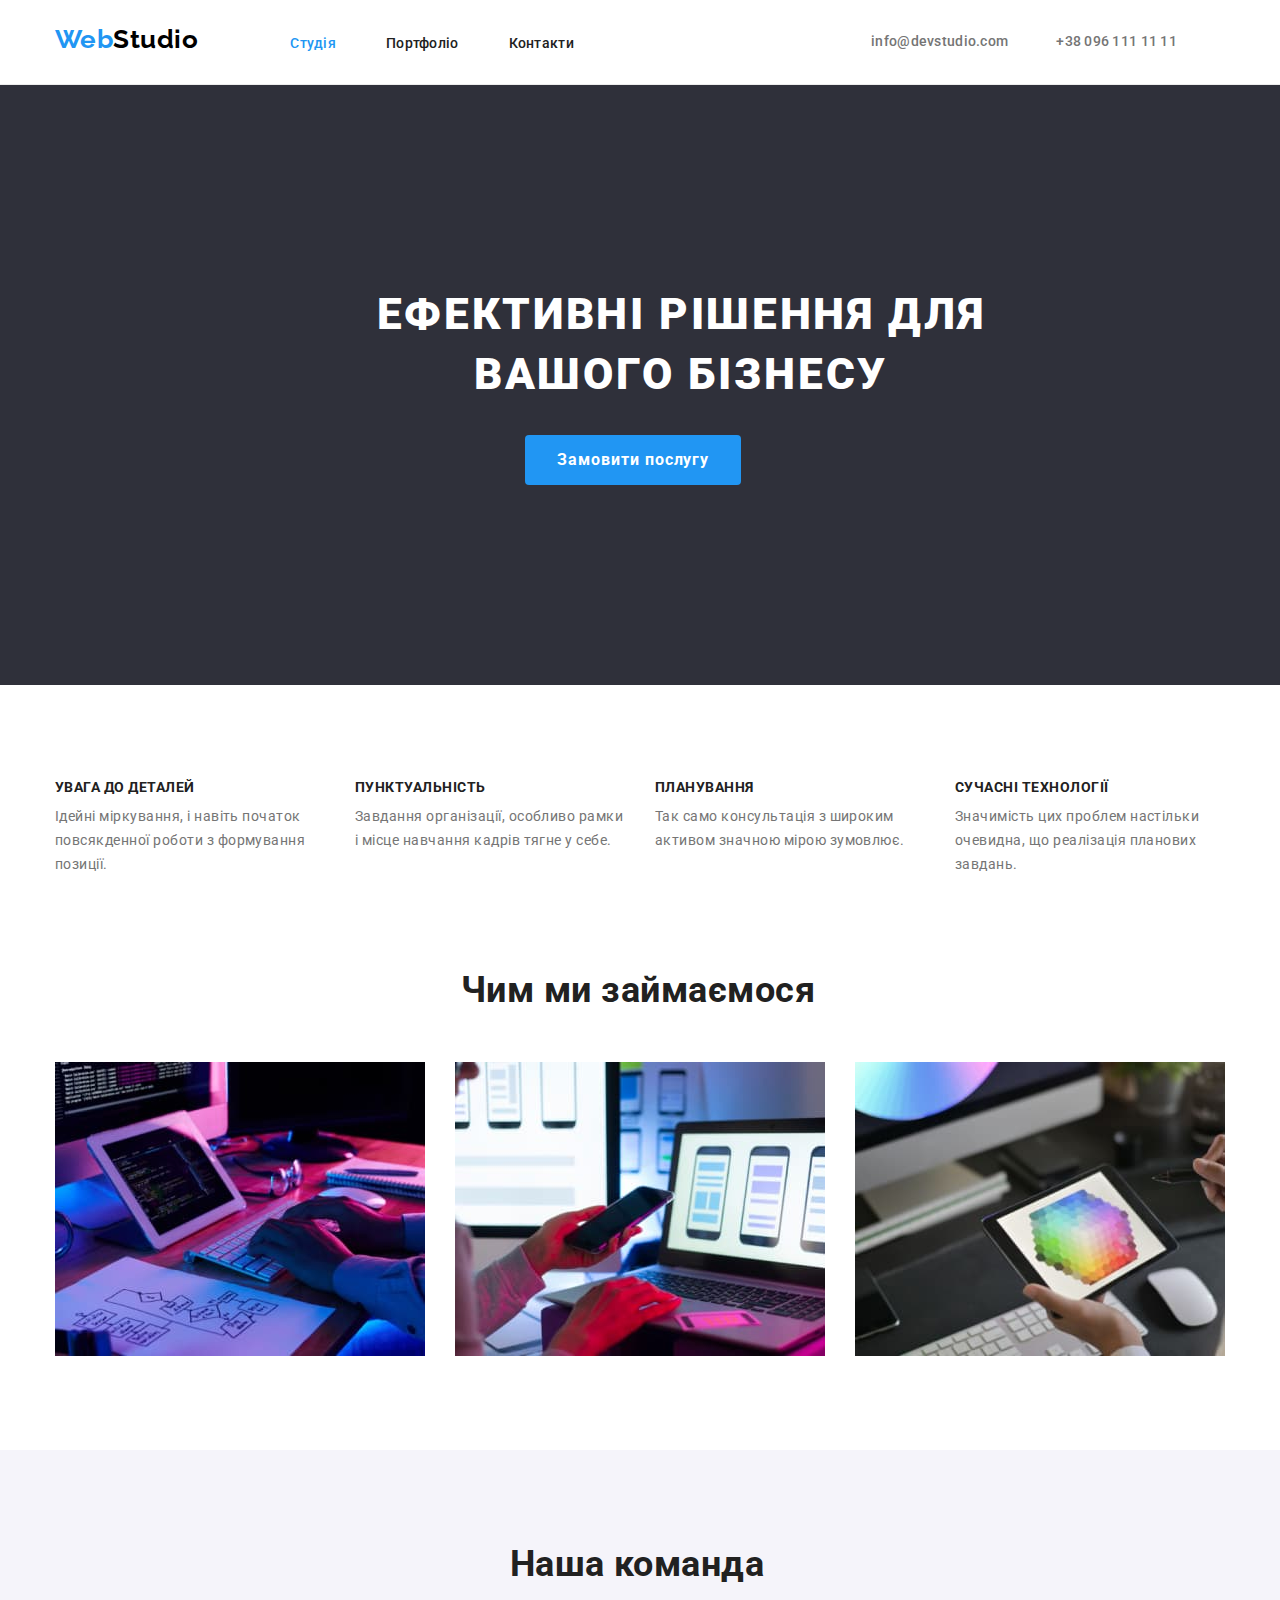
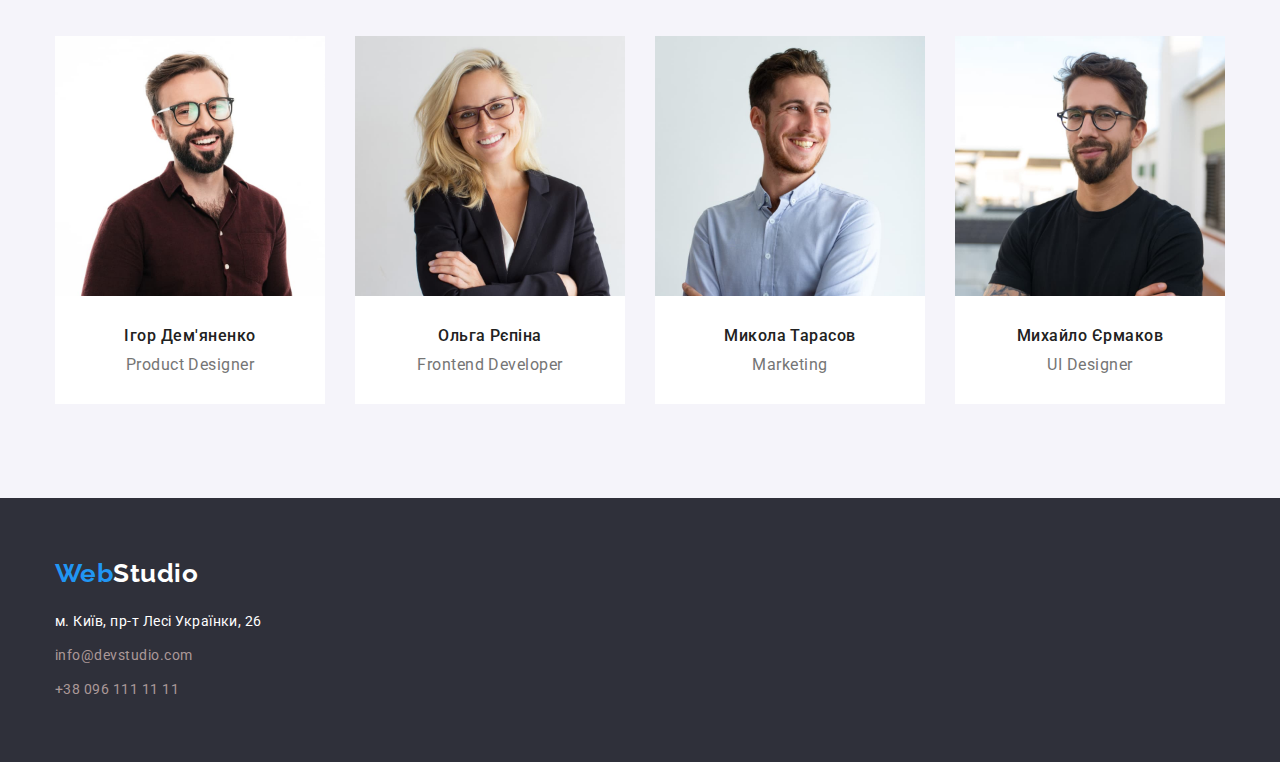
<file: index.html>
<!DOCTYPE html>
<html lang="uk">

<head>
    <meta charset="UTF-8">
    <meta http-equiv="X-UA-Compatible" content="IE=edge">
    <meta name="viewport" content="width=device-width, initial-scale=1.0">
    <title>WebStudio</title>
    <link rel="preconnect" href="https://fonts.googleapis.com">
    <link rel="preconnect" href="https://fonts.gstatic.com" crossorigin>
    <link
        href="https://fonts.googleapis.com/css2?family=Raleway:wght@700&family=Roboto:wght@400;500;700;900&display=swap"
        rel="stylesheet">
    <link href="https://cdnjs.cloudflare.com/ajax/libs/modern-normalize/1.1.0/modern-normalize.min.css"
        rel="stylesheet">
    <link rel="stylesheet" href="./css/styles.css">
</head>

<body>
    <header class="page-header">
        <div class="container page-header-container">
            <nav class="page-navigation">
                <a href="./index.html" class="link logo-link"><span class="logo-dark"><span
                            class="accent-logo">Web</span>Studio</span></a>

                <ul class="main-list-navigation">
                    <li class="list-navigation link list"><a href="./index.html"
                            class="link-navigation current">Студія</a></li>
                    <li class="list-navigation link list"><a href="./portfolio.html"
                            class="link-navigation">Портфоліо</a></li>
                    <li class="list-navigation link list"><a href="#" class="link-navigation">Контакти</a></li>
                </ul>
            </nav>

            <ul class="main-list-connection">
                <li class="list-connection link list"><a href="mailto:info@devstudio.com"
                        class="link-connection mail">info@devstudio.com</a></li>
                <li class="list-connection link list"><a href="tel:+380961111111" class="link-connection">+38 096 111 11
                        11</a></li>
            </ul>
        </div>
    </header>

    <main>
        <section class="section-order">
            <div class="container">
                <h1 class="main-title">Ефективні рішення для вашого бізнесу</h1>
                <button type="button" class="button-order page-buttons">Замовити послугу</button>
            </div>
        </section>

        <section class="section-benefits section">
            <div class="container">
                <h2 class="visually-hidden">Наші особливості</h2>
                <ul class="list-benefits">
                    <li class="list item-benefits">
                        <h3 class="titles benefits">Увага до деталей</h3>
                        <p class="description">Ідейні міркування, і навіть початок повсякденної роботи з формування позиції.</p>
                    </li class="list">
                    <li class="list item-benefits">
                        <h3 class="titles benefits">Пунктуальність</h3>
                        <p class="description">Завдання організації, особливо рамки і місце навчання кадрів тягне у себе.</p>
                    </li>
                    <li class="list item-benefits">
                        <h3 class="titles benefits">Планування</h3>
                        <p class="description">Так само консультація з широким активом значною мірою зумовлює.</p>
                    </li>
                    <li class="list item-benefits">
                        <h3 class="titles benefits">Сучасні технології</h3>
                        <p class="description">Значимість цих проблем настільки очевидна, що реалізація планових завдань.</p>
                    </li>
                </ul>
            </div>
        </section>

        <section class="section-activity section">
            <div class="container">
                <h2 class="titles activity">Чим ми займаємося</h2>
                <ul class="types-activity">
                    <li class="list cards-activity"><img src="images/pic.jpg" alt="Набір тексту на клавіатурі"
                            width="370" height="294" />
                    </li>
                    <li class="list cards-activity"><img src="images/pic2.jpg"
                            alt="Зображення мобільного телефона на екрані ноутбука" width="370" height="294" /></li>
                    <li class="list cards-activity"><img src="images/pic3.jpg"
                            alt="Зображення спектру кольорів на екрані планшета" width="370" height="294" /></li>
                </ul>
            </div>
        </section>

        <section class="section-team section">
            <div class="container">
                <h2 class="titles team">Наша команда</h2>
                <ul class="team-cards">
                    <li class="list cards"><img src="images/product-designer.jpg" alt="Фото Ігора Дем'яненко"
                            width="270" height="260" />
                        <div class="team-cards-secondary">
                            <h3 class="titles team-member">Ігор Дем'яненко</h3>
                            <p class="team-profession">Product Designer</p>
                        </div>
                    </li>
                    <li class="list cards"><img src="images/frontend-developer.jpg" alt="Фото Ольги Рєпіної" width="270"
                            height="260" />
                        <div class="team-cards-secondary">
                            <h3 class="titles team-member">Ольга Рєпіна</h3>
                            <p class="team-profession">Frontend Developer</p>
                        </div>
                    </li>
                    <li class="list cards"><img src="images/marketing.jpg" alt="Фото Миколи Тарасова" width="270"
                            height="260" />
                        <div class="team-cards-secondary">
                            <h3 class="titles team-member">Микола Тарасов</h3>
                            <p class="team-profession">Marketing</p>
                        </div>
                    </li>
                    <li class="list cards"><img src="images/ui-designer.jpg" alt="Фото Михайла Єрмакова" width="270"
                            height="260" />
                        <div class="team-cards-secondary">
                            <h3 class="titles team-member">Михайло Єрмаков</h3>
                            <p class="team-profession">UI Designer</p>
                        </div>
                    </li>
                </ul>
            </div>
        </section>
    </main>

    <footer class="page-footer">
        <div class="container">
            <a href="./index.html" class="link logo-link-bottom"><span class="logo-light"><span
                        class="accent-logo">Web</span>Studio</span></a>
            <address>
                <ul class="page-footer-connection">
                    <li class="footer-list-connection link list"><a href="https://goo.gl/maps/CRtrU1FHBa2aNyZL9"
                            target="_blank" rel="noopener noreferrer nofollow" class="link-connection-footer">м. Київ,
                            пр-т Лесі Українки, 26</a></li>
                    <li class="footer-list-connection link list"><a href="mailto:info@devstudio.com"
                            class="link-connection-footer footer-contacts">info@devstudio.com</a></li>
                    <li class="footer-list-connection link list"><a href="tel:+380961111111"
                            class="link-connection-footer footer-contacts">+38 096 111 11 11</a>
                    </li>
                </ul>
            </address>
        </div>
    </footer>
</body>

</html>
</file>
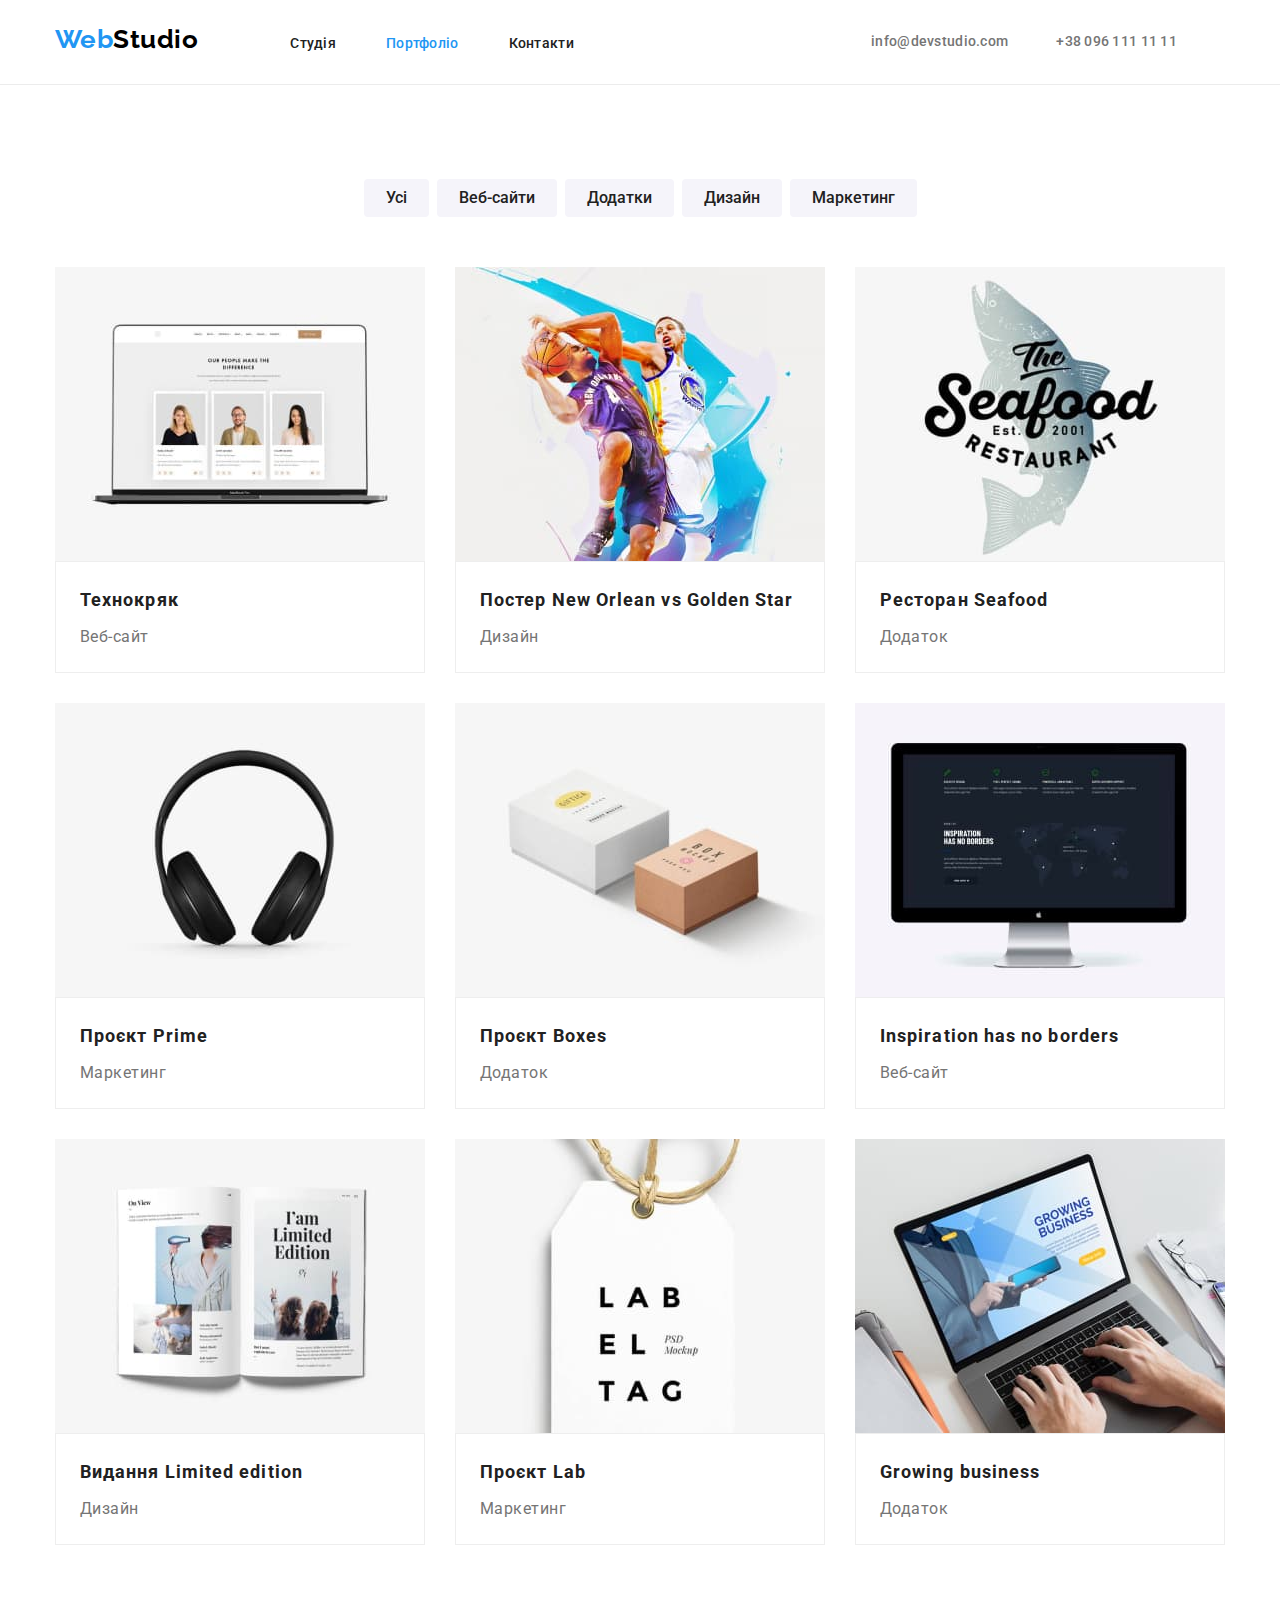
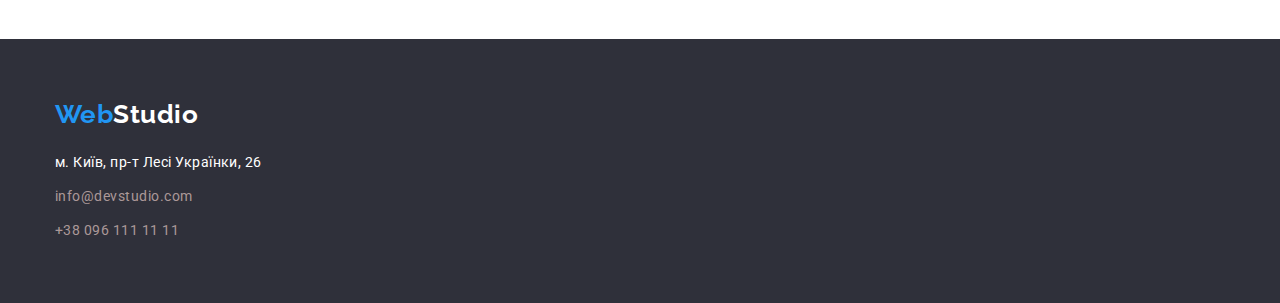
<file: portfolio.html>
<!DOCTYPE html>
<html lang="uk">

<head>
    <meta charset="UTF-8">
    <meta http-equiv="X-UA-Compatible" content="IE=edge">
    <meta name="viewport" content="width=device-width, initial-scale=1.0">
    <title>Portfolio</title>
    <link rel="preconnect" href="https://fonts.googleapis.com">
    <link rel="preconnect" href="https://fonts.gstatic.com" crossorigin>
    <link
        href="https://fonts.googleapis.com/css2?family=Raleway:wght@700&family=Roboto:wght@400;500;700;900&display=swap"
        rel="stylesheet">
    <link href="https://cdnjs.cloudflare.com/ajax/libs/modern-normalize/1.1.0/modern-normalize.min.css"
        rel="stylesheet">
    <link rel="stylesheet" href="./css/styles.css">
</head>

<body>
    <header class="page-header">
        <div class="container page-header-container">
            <nav class="page-navigation">
                <a href="./index.html" class="link logo-link"><span class="logo-dark"><span
                            class="accent-logo">Web</span>Studio</span></a>

                <ul class="main-list-navigation">
                    <li class="list-navigation list link"><a href="./index.html" class="link-navigation">Студія</a></li>
                    <li class="list-navigation list link"><a href="./portfolio.html"
                            class="link-navigation current">Портфоліо</a></li>
                    <li class="list-navigation list link"><a href="#" class="link-navigation">Контакти</a></li>
                </ul>
            </nav>

            <ul class="main-list-connection">
                <li class="list-connection list link"><a href="mailto:info@devstudio.com"
                        class="link-connection mail">info@devstudio.com</a></li>
                <li class="list-connection list link"><a href="tel:+380961111111" class="link-connection">+38 096 111 11
                        11</a></li>
            </ul>
        </div>
    </header>

    <main>
        <section class="section-examples section">
            <div class="container">
            <h1 class="visually-hidden">Зразки-робіт</h1>
            <ul class="titles list buttons-set">
                <li><button type="button" class="page-buttons link example-button">Усі</button></li>
                <li><button type="button" class="page-buttons link example-button">Веб-сайти</button></li>
                <li><button type="button" class="page-buttons link example-button">Додатки</button></li>
                <li><button type="button" class="page-buttons link example-button">Дизайн</button></li>
                <li><button type="button" class="page-buttons link example-button">Маркетинг</button>
                </li>
            </ul>

            <ul class="examples-set">
                <li class="example list">
                    <img src="./images/web-site.jpg" alt="Сторінка веб-сайту" width="370" height="294">
                    <div class="example-card">
                        <h2 class="titles name-project">Технокряк</h2>
                        <p class="projects">Веб-сайт</p>
                    </div>
                </li>
                <li class="example list">
                    <img src="./images/poster.jpg" alt="Баскетболісти" width="370" height="294">
                    <div class="example-card">
                        <h2 class="titles name-project">Постер New Orlean vs Golden Star</h2>
                        <p class="projects">Дизайн</p>
                    </div>
                </li>
                <li class="example list">
                    <img src="./images/restaurant.jpg" alt="Логотип ресторану" width="370" height="294">
                    <div class="example-card">
                        <h2 class="titles name-project">Ресторан Seafood</h2>
                        <p class="projects">Додаток</p>
                    </div>
                </li>
                <li class="example list">
                    <img src="./images/headphones.jpg" alt="Навушники" width="370" height="294">
                    <div class="example-card">
                        <h2 class="titles name-project">Проєкт Prime</h2>
                        <p class="projects">Маркетинг</p>
                    </div>
                </li>
                <li class="example list">
                    <img src="./images/boxes.jpg" alt="Коробки" width="370" height="294">
                    <div class="example-card">
                        <h2 class="titles name-project">Проєкт Boxes</h2>
                        <p class="projects">Додаток</p>
                    </div>
                </li>
                <li class="example list">
                    <img src="./images/web-site-dark.jpg" alt="Сторінка веб-сайту" width="370" height="294">
                    <div class="example-card">
                        <h2 class="titles name-project">Inspiration has no borders</h2>
                        <p class="projects">Веб-сайт</p>
                    </div>
                </li>
                <li class="example list">
                    <img src="./images/magazine.jpg" alt="Сторінки журналу" width="370" height="294">
                    <div class="example-card">
                        <h2 class="titles name-project">Видання Limited edition</h2>
                        <p class="projects">Дизайн</p>
                    </div>
                </li>
                <li class="example list">
                    <img src="./images/label.jpg" alt="Лейбл" width="370" height="294">
                    <div class="example-card">
                        <h2 class="titles name-project">Проєкт Lab</h2>
                        <p class="projects">Маркетинг</p>
                    </div>
                </li>
                <li class="example list">
                    <img src="./images/notebook.jpg" alt="Чоловік з планшетом на екрані ноутбука" width="370"
                        height="294">
                    <div class="example-card">
                        <h2 class="titles name-project">Growing business</h2>
                        <p class="projects">Додаток</p>
                    </div>
                </li>
            </ul>
        </div>
        </section>
    </main>

    <footer class="portfolio-footer">
        <div class="container">
            <a href="./index.html" class="link logo-link-bottom"><span class="logo-light"><span
                        class="accent-logo">Web</span>Studio</span></a>
            <address>
                <ul class="page-footer-connection">
                    <li class="footer-list-connection link list"><a href="https://goo.gl/maps/CRtrU1FHBa2aNyZL9"
                            target="_blank" rel="noopener noreferrer nofollow" class="link-connection-footer">м. Київ,
                            пр-т Лесі Українки, 26</a></li>
                    <li class="footer-list-connection link list"><a href="mailto:info@devstudio.com"
                            class="link-connection-footer footer-contacts">info@devstudio.com</a></li>
                    <li class="footer-list-connection link list"><a href="tel:+380961111111"
                            class="link-connection-footer footer-contacts">+38 096 111 11 11</a>
                    </li>
                </ul>
            </address>
        </div>
    </footer>
</body>

</html>
</file>
<file: css/styles.css>
:root {
    --main-background-color: #FFFFFF;
    --secondary-background-color: #2F303A;
    --team-background-color: #F5F4FA;
    --btn-order-background-color: #2196F3;
    --btn-order-active-background-color: #188CE8;
    --main-logo-color: #000000;
    --primary-text-color: #757575;
    --title-text-color: #212121;
    --accent-text-color: #FFFFFF;
    --active-color: #2196F3;
    --border-header-color: #ECECEC;
    --portfolio-cards-color: #EEEEEE;
    --box-shadow-color: #604545;
    --footer-contacts-color: #AB9898;
    --primary-font: 'Roboto', sans-serif;
    --secondary-font: 'Raleway', sans-serif;
    --button-font: inherit
}

h1,
h2,
h3,
h4,
p {
    margin-top: 0;
    margin-bottom: 0;
}

ul {
    margin-top: 0;
    margin-bottom: 0;
    padding-left: 0;
}

.link {
    text-decoration: none;
}

.list {
    list-style: none;
}

.page-buttons {
    cursor: pointer;
}

img {
    display: block;
    max-width: 100%;
    height: auto;
}

body {
    background-color: var(--main-background-color);
    color: var(--primary-text-color);
    font-family: var(--primary-font);
    letter-spacing: 0.03em;
}

.container {
    width: 1200px;
    padding-left: 15px;
    padding-right: 15px;
    margin-left: auto;
    margin-right: auto;
    /* outline: 2px solid tomato;     */
}

.section {
    padding-top: 94px;    
}

.page-header {
    border-bottom: 1px solid var(--border-header-color);
}

.page-header-container {
    display: flex;
    align-items: center;
    justify-content: space-between;
}

.page-navigation {
    display: flex;
    align-items: baseline;
}

.logo-dark {
    color: var(--main-logo-color);
    font-family: var(--secondary-font);
    font-size: 26px;
    font-weight: 700;
    line-height: 1.19;
    text-align: left;    
}

.accent-logo {
    color: var(--active-color)
}

.logo-link{
    margin-right: 92px;
    padding-top: 24px;
    padding-bottom: 24px;
}

.main-list-navigation {
    display: flex;
}

.link-navigation {
    display: inline-block;
    padding-top: 32px;
    padding-bottom: 32px;
    color: var(--title-text-color);
    font-size: 14px;
    font-weight: 500;
    line-height: 1.14;
    letter-spacing: 0.02em;
    text-align: left;
    text-decoration: none;    
}

.main-list-connection {
    display: flex;
}

.link-connection {
    display: inline-block;
    color: var(--primary-text-color);
    font-size: 14px;
    font-weight: 500;
    line-height: 1.14;
    letter-spacing: 0.02em;
    text-align: left;
    text-decoration: none;
    padding-top: 32px;
    padding-bottom: 32px;    
}

.list-navigation:not(:last-child) {
    margin-right: 50px;
}

.list-navigation :hover,
.list-connection :hover {
    color: var(--active-color);
}

.list-navigation :focus,
.list-connection :focus {
    color: var(--active-color)
}

.list-connection{
    margin-right: 48px;
}

.current {
    color: var(--active-color)
}

.main-title {
    color: var(--accent-text-color);
    font-size: 44px;
    font-weight: 900;
    line-height: 1.36;
    letter-spacing: 0.06em;
    text-align: center;
    text-transform: uppercase;
    margin-bottom: 30px;
    width: 696px;
    margin-right: 278px;
    margin-left: 278px;
}

.button-order {
    display: inline-block;
    background-color: var(--btn-order-background-color);
    color: var(--accent-text-color);
    font-family: inherit;
    font-size: 16px;
    font-weight: 700;
    line-height: 1.88;
    letter-spacing: 0.06em;
    text-align: center;
    padding: 10px 32px;
    margin-right: 470px;
    margin-left: 470px;
    border: none;
    border-radius: 4px;
    min-width: 216px;
}

.button-order:hover,
.button-order:focus {
    background-color: var(--btn-order-active-background-color)
}

.section-order,
.page-footer,
.portfolio-footer {
    background-color: var(--secondary-background-color)
}

.section-order {
    display: block;
    padding-top: 200px;
    padding-bottom: 200px;
}


.visually-hidden {
    position: absolute;
    white-space: nowrap;
    width: 1px;
    height: 1px;
    overflow: hidden;
    border: 0;
    padding: 0;
    clip: rect(0000);
    clip-path: inset(50%);
    margin: -1px;
}

.titles {
    color: var(--title-text-color);
}

.list-benefits {
    display: flex;
    gap: 30px;
}

.item-benefits {    
    flex-basis: calc((100% - 3 * 30px) / 4);
}

.benefits {
    font-size: 14px;
    font-weight: 700;
    line-height: 1.17;
    text-align: left;
    text-transform: uppercase;
    margin-bottom: 10px;
}

.description{
    font-size: 14px;
    font-weight: 400;
    line-height: 1.7;
    text-align: left;
}

.section-activity{
    padding-bottom: 94px;
}

.types-activity {
    display: flex;
    justify-content: space-between;
    row-gap: 30px;
}

.cards-activity {
    flex-basis: calc((100% - 2 * 30px) / 3);
}

.activity {
    display: inline-block;
    font-size: 36px;
    font-weight: 700;
    line-height: 1.16;
    text-align: center;
    width: 366px;
    margin-right: 400px;
    margin-left: 400px;
    margin-bottom: 50px;
}

.section-team {
    background-color: var(--team-background-color);
    padding-bottom: 94px;
}

.cards {
    background-color: var(--main-background-color);
    flex-basis: calc((100% - 3 * 30px) / 4);
}

.team {
    font-size: 36px;
    font-weight: 700;
    line-height: 1.16;
    text-align: center;
    width: 264px;
    margin-right: 450px;
    margin-left: 450px;
    margin-bottom: 50px;
}

.team-cards {
    display: flex;
    justify-content: space-between;
    row-gap: 30px;
}

.team-cards-secondary {
    padding:30px;
}

.team-member {
    font-size: 16px;
    font-weight: 500;
    line-height: 1.19;
    text-align: center;
    margin-bottom: 10px;
}

.team-profession {
    font-size: 16px;
    font-weight: 400;
    line-height: 1.19;
    text-align: center;
}

.page-footer {
    display: block;
    padding-top: 60px;
    padding-bottom: 60px;
}

.logo-light {
    color: var(--accent-text-color);
    font-family: var(--secondary-font);
    font-size: 26px;
    font-weight: 700;
    line-height: 1.19;
    text-align: left;
    width: 145px;
    }

.logo-link-bottom{
    display: inline-block;
    margin-right: 1055px;
    margin-bottom: 20px;
}

.footer-list-connection {   
    color: var(--accent-text-color);
    font-style: normal;
    font-size: 14px;
    font-weight: 400;
    line-height: 1.71;
    text-align: left;
    width: 231px;
    margin-right: 969px;
}

.footer-list-connection:not(:last-child) {
    margin-bottom: 9px;
}

.footer-list-connection :hover,
.footer-list-connection :focus {
    color: var(--active-color);
}

.link-connection-footer {
    color: var(--accent-text-color);
    font-size: 14px;
    font-weight: 400;
    line-height: 24px;
    text-align: left;
    text-decoration: none;
}

.footer-contacts{
    color: var(--footer-contacts-color);
}

/* Portfolio styles */

.section-examples{
    padding-bottom: 94px;
}

.buttons-set {
    display: flex;
    align-items: center;
    justify-content: center;
    margin-bottom: 50px;
    gap: 8px;
}

.example-button {
    background-color: var(--team-background-color);
    color: var(--title-text-color);
    font-family: inherit;
    font-size: 16px;
    font-weight: 500;
    line-height: 26px;
    text-align: center;
    border: none;
    border-radius: 4px;
    padding: 6px 22px;
}

.example-button:hover,
.example-button:focus {
    color: var(--accent-text-color);
    background-color: var(--btn-order-background-color);
    box-shadow: var(--box-shadow-color);
}

.examples-set {
    display: flex;
    flex-wrap: wrap;
    align-items: center;
    gap: 30px;
}

.example {
    background-color: var(--main-background-color);
    flex-basis: calc((100% - 2 * 30px) / 3);
}

.example-card {
    padding-top: 20px;
    padding-bottom: 20px;
    padding-right: 24px;
    padding-left: 24px;
    border: 1px solid var(--portfolio-cards-color);
}

.name-project {
    font-size: 18px;
    font-weight: 700;
    line-height: 2;
    letter-spacing: 0.06em;
    text-align: left;
    margin-bottom: 4px;
}

.projects {
    font-size: 16px;
    font-weight: 400;
    line-height: 1.88;
    text-align: left;
}

.portfolio-footer {
    display: block;
    padding-top: 60px;
    padding-bottom: 60px;
}
</file>
